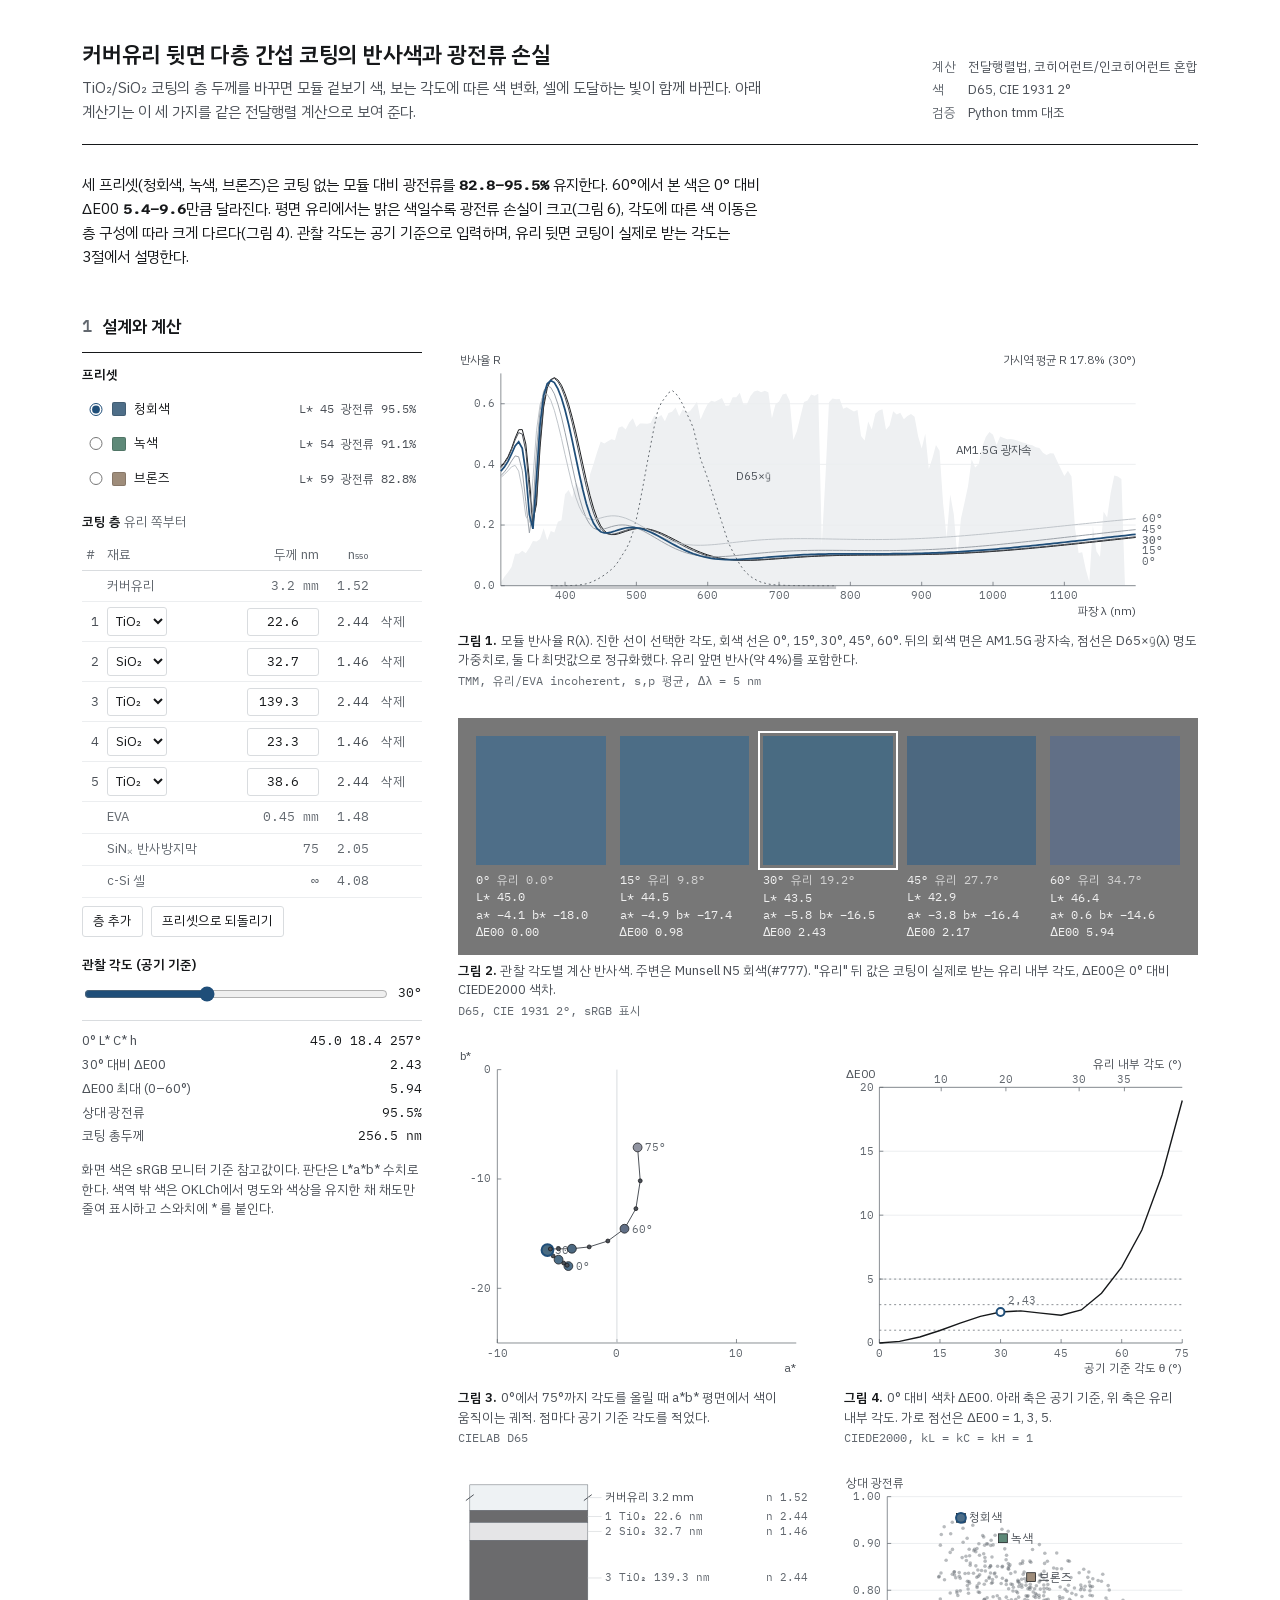
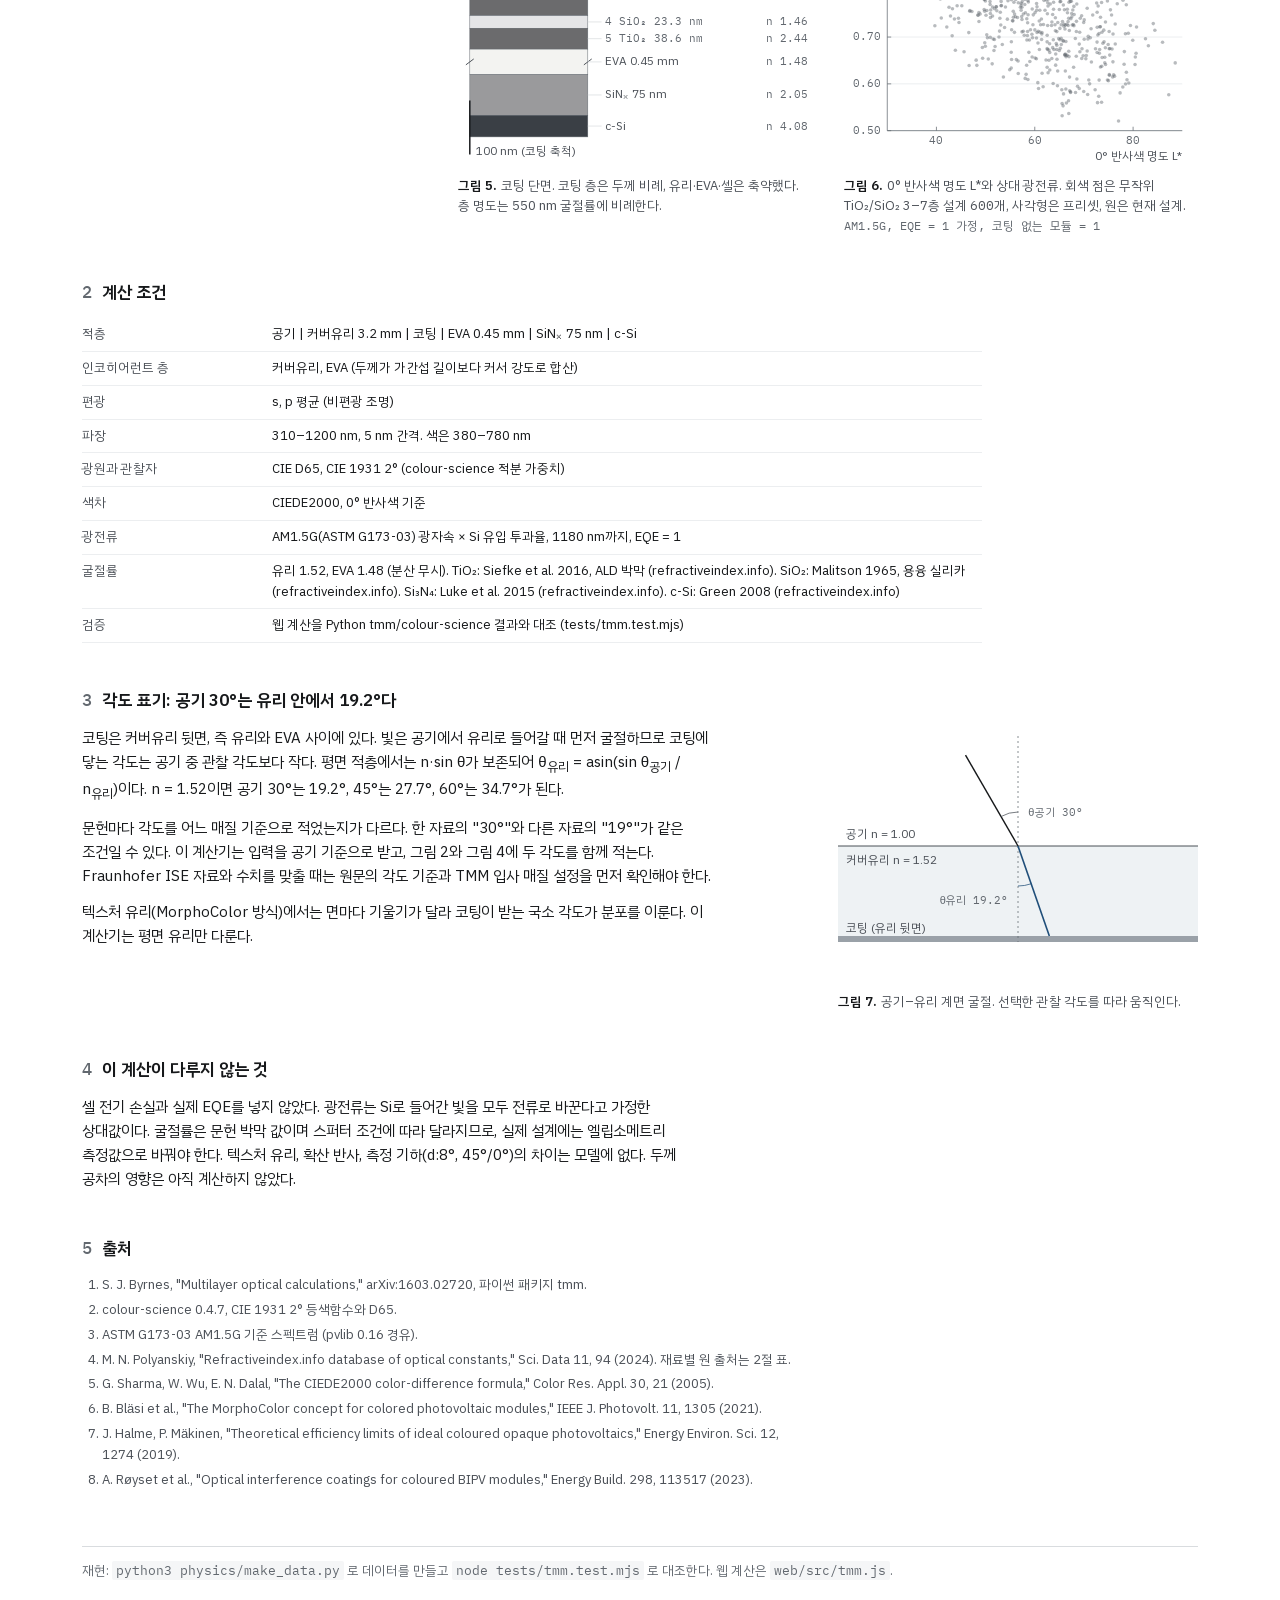
<file: thinfilm/web/index.html>
<!doctype html>
<html lang="ko">
<head>
<meta charset="utf-8">
<meta name="viewport" content="width=device-width, initial-scale=1">
<title>간섭 코팅 컬러 모듈 계산</title>
<meta name="description" content="커버유리 뒷면 다층 간섭 코팅의 반사색, 각도 의존성, 상대 광전류를 전달행렬법으로 계산한다.">
<link rel="stylesheet" href="styles.css">
</head>
<body>
<main class="page">

<header class="doc">
  <div>
    <h1>커버유리 뒷면 다층 간섭 코팅의 반사색과 광전류 손실</h1>
    <p class="sub">TiO₂/SiO₂ 코팅의 층 두께를 바꾸면 모듈 겉보기 색, 보는 각도에 따른 색 변화, 셀에 도달하는 빛이 함께 바뀐다. 아래 계산기는 이 세 가지를 같은 전달행렬 계산으로 보여 준다.</p>
  </div>
  <dl>
    <dt>계산</dt><dd>전달행렬법, 코히어런트/인코히어런트 혼합</dd>
    <dt>색</dt><dd>D65, CIE 1931 2°</dd>
    <dt>검증</dt><dd id="verify-line">Python tmm 대조</dd>
  </dl>
</header>

<p class="lead" id="lead">계산 중이다.</p>

<section id="bench-sec">
  <h2><span class="sec">1</span>설계와 계산</h2>
  <div class="bench">
    <aside class="controls" aria-label="설계 입력">
      <h3>프리셋</h3>
      <div class="presets" id="presets" role="radiogroup"></div>

      <h3>코팅 층 <span style="color:var(--ink-3);font-weight:400">유리 쪽부터</span></h3>
      <table class="stack">
        <thead><tr><th>#</th><th>재료</th><th style="text-align:right">두께 nm</th><th style="text-align:right">n₅₅₀</th><th></th></tr></thead>
        <tbody id="stack-rows"></tbody>
      </table>
      <div class="row-actions">
        <button class="plain" id="add-layer" type="button">층 추가</button>
        <button class="plain" id="reset" type="button">프리셋으로 되돌리기</button>
      </div>

      <h3>관찰 각도 (공기 기준)</h3>
      <div class="angle">
        <input id="angle" type="range" min="0" max="75" step="5" value="30" aria-describedby="angle-out">
        <output id="angle-out" class="num">30°</output>
      </div>

      <dl class="readout" id="readout"></dl>
      <p class="note">화면 색은 sRGB 모니터 기준 참고값이다. 판단은 L*a*b* 수치로 한다. 색역 밖 색은 OKLCh에서 명도와 색상을 유지한 채 채도만 줄여 표시하고 스와치에 * 를 붙인다.</p>
    </aside>

    <div class="figs">
      <figure class="wide">
        <svg id="fig-spectrum" role="img" aria-label="반사 스펙트럼"></svg>
        <figcaption><b>그림 1.</b>모듈 반사율 R(λ). 진한 선이 선택한 각도, 회색 선은 0°, 15°, 30°, 45°, 60°. 뒤의 회색 면은 AM1.5G 광자속, 점선은 D65×ȳ(λ) 명도 가중치로, 둘 다 최댓값으로 정규화했다. 유리 앞면 반사(약 4%)를 포함한다.
          <span class="cond">TMM, 유리/EVA incoherent, s,p 평균, Δλ = 5 nm</span></figcaption>
      </figure>

      <figure class="wide">
        <div class="swatches" id="swatches"></div>
        <figcaption><b>그림 2.</b>관찰 각도별 계산 반사색. 주변은 Munsell N5 회색(#777). "유리" 뒤 값은 코팅이 실제로 받는 유리 내부 각도, ΔE00은 0° 대비 CIEDE2000 색차.
          <span class="cond">D65, CIE 1931 2°, sRGB 표시</span></figcaption>
      </figure>

      <figure>
        <svg id="fig-ab" role="img" aria-label="a* b* 평면 궤적"></svg>
        <figcaption><b>그림 3.</b>0°에서 75°까지 각도를 올릴 때 a*b* 평면에서 색이 움직이는 궤적. 점마다 공기 기준 각도를 적었다.
          <span class="cond">CIELAB D65</span></figcaption>
      </figure>

      <figure>
        <svg id="fig-de" role="img" aria-label="각도별 색차"></svg>
        <figcaption><b>그림 4.</b>0° 대비 색차 ΔE00. 아래 축은 공기 기준, 위 축은 유리 내부 각도. 가로 점선은 ΔE00 = 1, 3, 5.
          <span class="cond">CIEDE2000, kL = kC = kH = 1</span></figcaption>
      </figure>

      <figure>
        <svg id="fig-section" role="img" aria-label="적층 단면"></svg>
        <figcaption><b>그림 5.</b>코팅 단면. 코팅 층은 두께 비례, 유리·EVA·셀은 축약했다. 층 명도는 550 nm 굴절률에 비례한다.</figcaption>
      </figure>

      <figure>
        <svg id="fig-trade" role="img" aria-label="명도와 광전류"></svg>
        <figcaption><b>그림 6.</b>0° 반사색 명도 L*와 상대 광전류. 회색 점은 무작위 TiO₂/SiO₂ 3–7층 설계 <span id="cloud-n" class="num"></span>개, 사각형은 프리셋, 원은 현재 설계.
          <span class="cond">AM1.5G, EQE = 1 가정, 코팅 없는 모듈 = 1</span></figcaption>
      </figure>
    </div>
  </div>
</section>

<section>
  <h2><span class="sec">2</span>계산 조건</h2>
  <table class="cond" id="cond-table"></table>
</section>

<section>
  <h2><span class="sec">3</span>각도 표기: 공기 30°는 유리 안에서 19.2°다</h2>
  <div class="cols">
    <div>
      <p>코팅은 커버유리 뒷면, 즉 유리와 EVA 사이에 있다. 빛은 공기에서 유리로 들어갈 때 먼저 굴절하므로 코팅에 닿는 각도는 공기 중 관찰 각도보다 작다. 평면 적층에서는 n·sin θ가 보존되어 θ<sub>유리</sub> = asin(sin θ<sub>공기</sub> / n<sub>유리</sub>)이다. n = 1.52이면 공기 30°는 19.2°, 45°는 27.7°, 60°는 34.7°가 된다.</p>
      <p>문헌마다 각도를 어느 매질 기준으로 적었는지가 다르다. 한 자료의 "30°"와 다른 자료의 "19°"가 같은 조건일 수 있다. 이 계산기는 입력을 공기 기준으로 받고, 그림 2와 그림 4에 두 각도를 함께 적는다. Fraunhofer ISE 자료와 수치를 맞출 때는 원문의 각도 기준과 TMM 입사 매질 설정을 먼저 확인해야 한다.</p>
      <p>텍스처 유리(MorphoColor 방식)에서는 면마다 기울기가 달라 코팅이 받는 국소 각도가 분포를 이룬다. 이 계산기는 평면 유리만 다룬다.</p>
    </div>
    <figure>
      <svg id="fig-refract" role="img" aria-label="공기-유리 굴절"></svg>
      <figcaption><b>그림 7.</b>공기–유리 계면 굴절. 선택한 관찰 각도를 따라 움직인다.</figcaption>
    </figure>
  </div>
</section>

<section>
  <h2><span class="sec">4</span>이 계산이 다루지 않는 것</h2>
  <p>셀 전기 손실과 실제 EQE를 넣지 않았다. 광전류는 Si로 들어간 빛을 모두 전류로 바꾼다고 가정한 상대값이다. 굴절률은 문헌 박막 값이며 스퍼터 조건에 따라 달라지므로, 실제 설계에는 엘립소메트리 측정값으로 바꿔야 한다. 텍스처 유리, 확산 반사, 측정 기하(d:8°, 45°/0°)의 차이는 모델에 없다. 두께 공차의 영향은 아직 계산하지 않았다.</p>
</section>

<section>
  <h2><span class="sec">5</span>출처</h2>
  <ol class="refs" id="refs">
    <li>S. J. Byrnes, "Multilayer optical calculations," arXiv:1603.02720, 파이썬 패키지 tmm.</li>
    <li>colour-science 0.4.7, CIE 1931 2° 등색함수와 D65.</li>
    <li>ASTM G173-03 AM1.5G 기준 스펙트럼 (pvlib 0.16 경유).</li>
    <li>M. N. Polyanskiy, "Refractiveindex.info database of optical constants," Sci. Data 11, 94 (2024). 재료별 원 출처는 2절 표.</li>
    <li>G. Sharma, W. Wu, E. N. Dalal, "The CIEDE2000 color-difference formula," Color Res. Appl. 30, 21 (2005).</li>
    <li>B. Bläsi et al., "The MorphoColor concept for colored photovoltaic modules," IEEE J. Photovolt. 11, 1305 (2021).</li>
    <li>J. Halme, P. Mäkinen, "Theoretical efficiency limits of ideal coloured opaque photovoltaics," Energy Environ. Sci. 12, 1274 (2019).</li>
    <li>A. Røyset et al., "Optical interference coatings for coloured BIPV modules," Energy Build. 298, 113517 (2023).</li>
  </ol>
</section>

<footer class="doc">
  재현: <code>python3 physics/make_data.py</code> 로 데이터를 만들고 <code>node tests/tmm.test.mjs</code> 로 대조한다. 웹 계산은 <code>web/src/tmm.js</code>.
</footer>
</main>
<script type="module" src="src/app.js"></script>
</body>
</html>
</file>
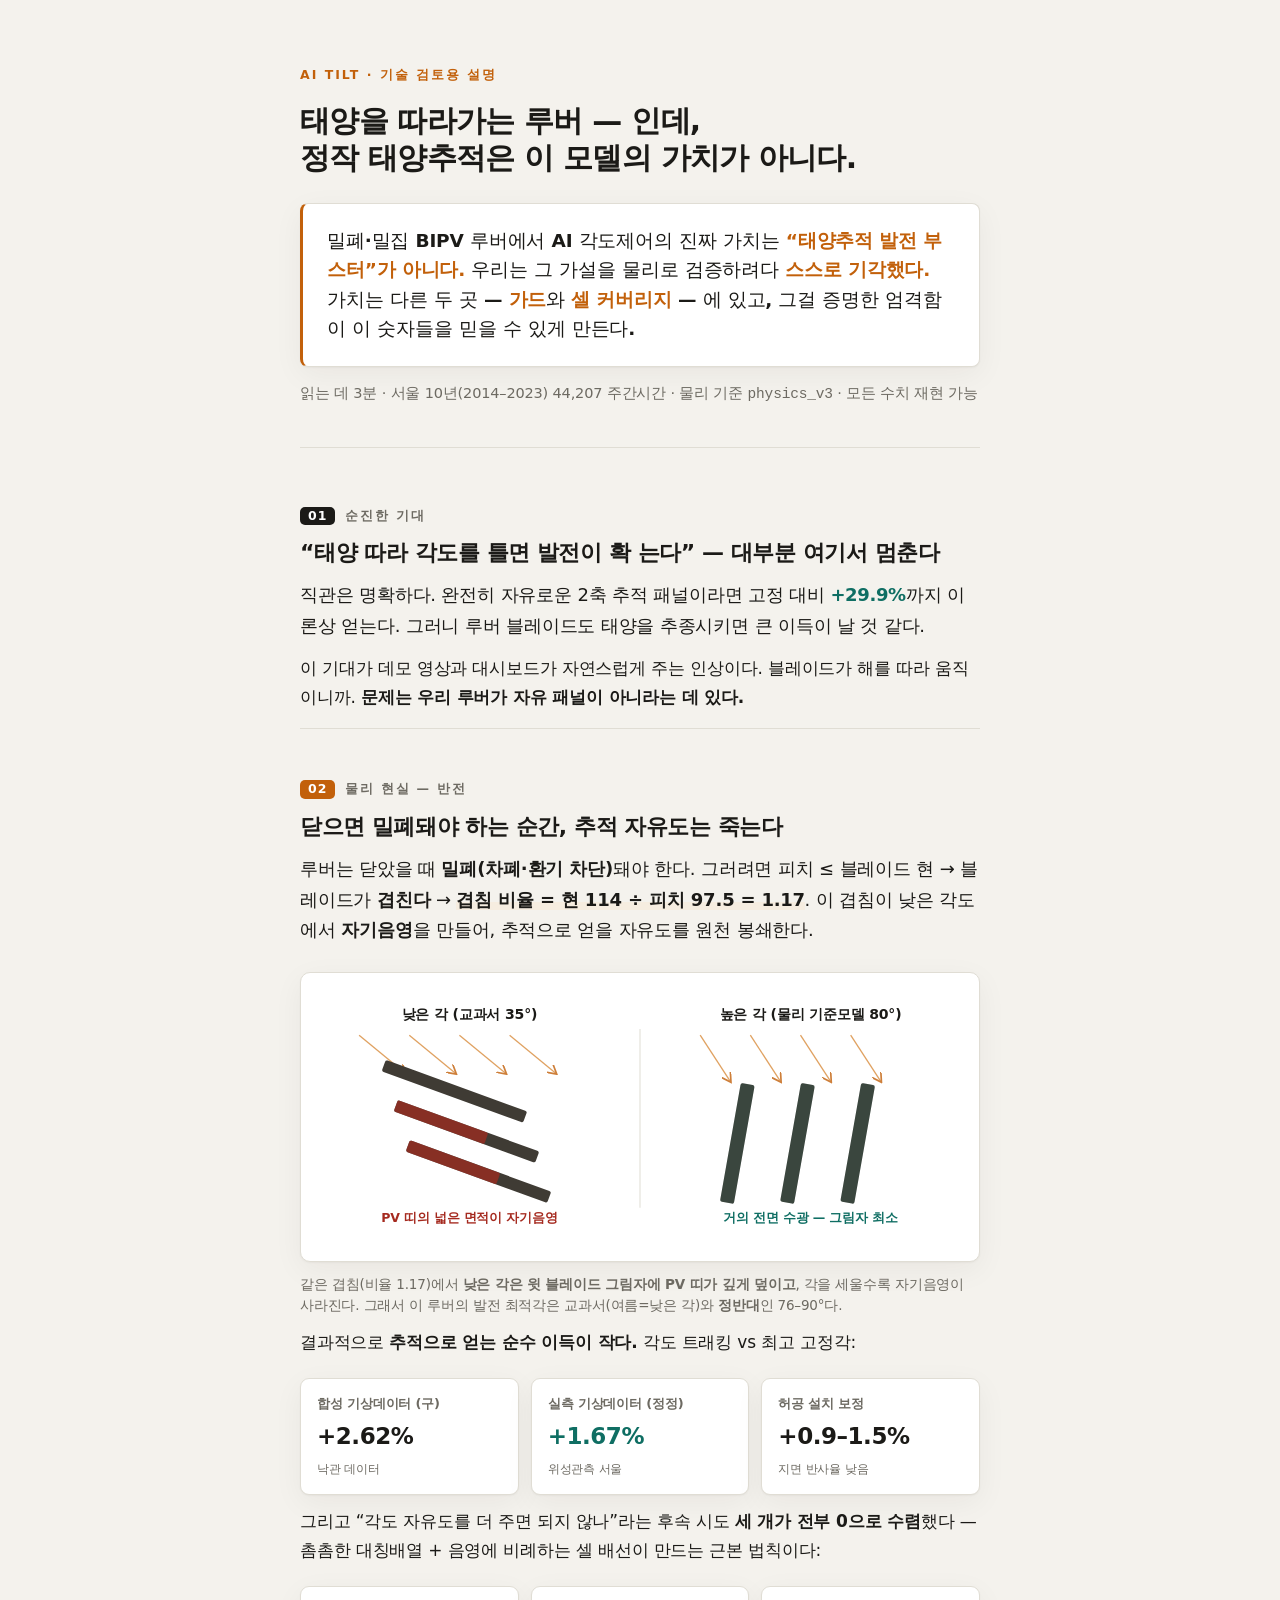
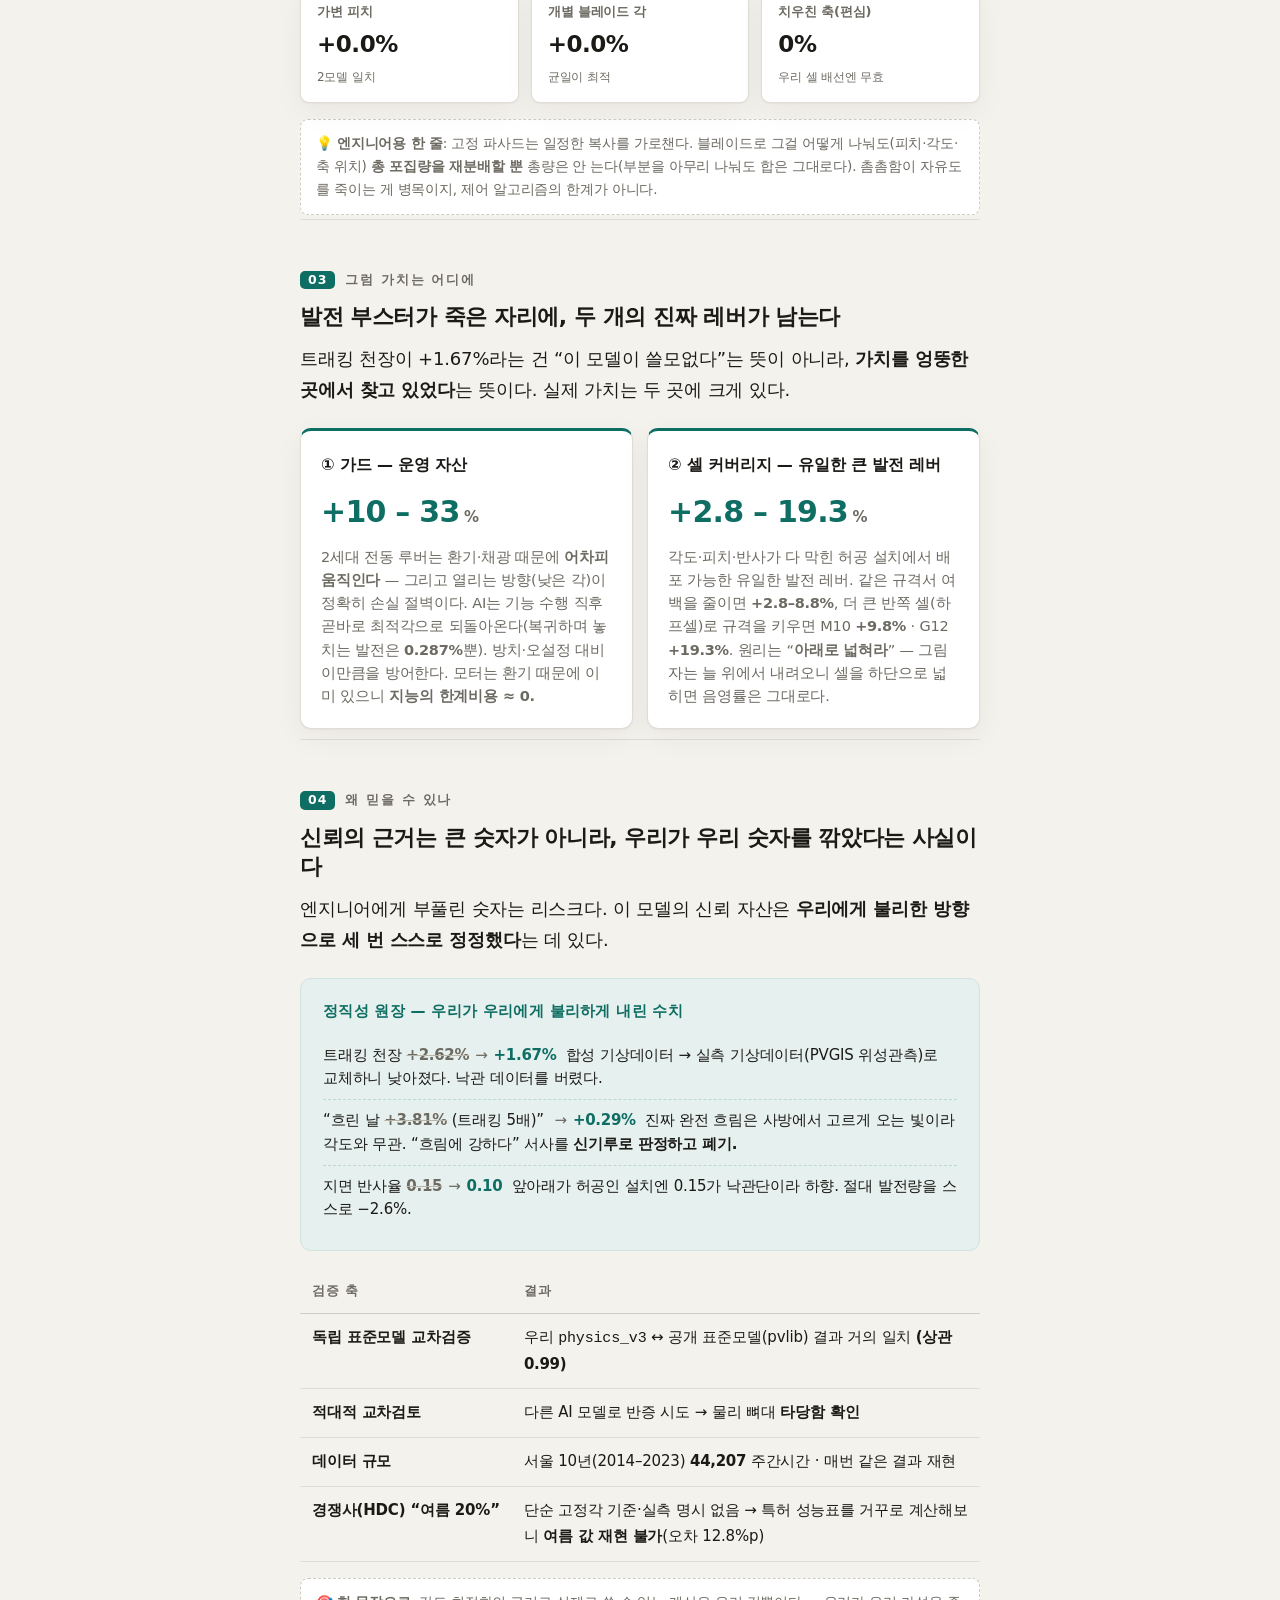
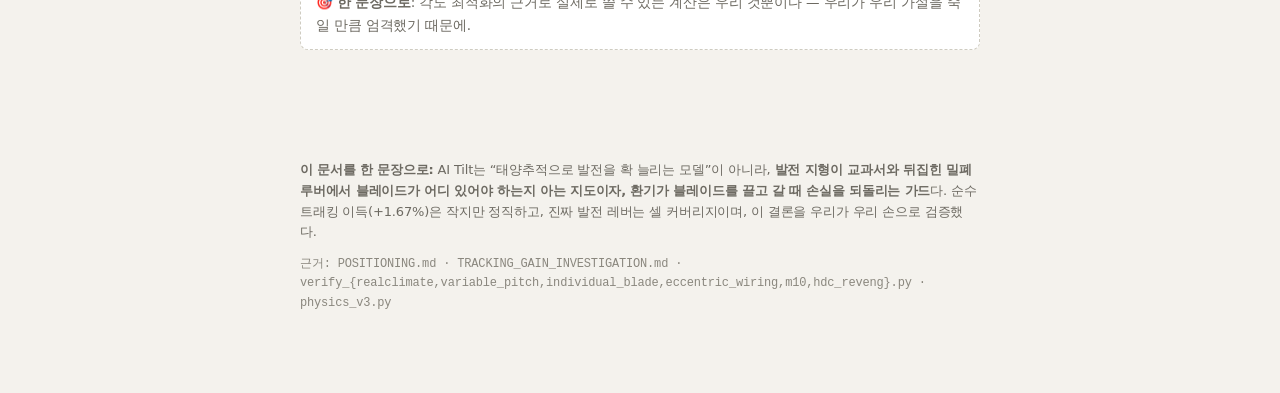
<file: explainer.html>
<!DOCTYPE html>
<html lang="ko">
<head>
<meta charset="utf-8">
<meta name="viewport" content="width=device-width, initial-scale=1">
<title>AI Tilt — 모델 설명 (기술 검토용)</title>
<style>
  :root{
    --bg:#f4f2ed; --panel:#ffffff; --ink:#1b1a17; --muted:#6d6a62;
    --line:#e0ddd4; --line2:#cfccc1;
    --solar:#c2600a; --solar-soft:#f6ede0;
    --evi:#0f6e63; --evi-soft:#e6f0ee;
    --neg:#a52a1f;
    --shadow:0 1px 2px rgba(30,26,20,.04), 0 8px 30px rgba(30,26,20,.05);
  }
  *{box-sizing:border-box}
  html{-webkit-text-size-adjust:100%}
  body{
    margin:0; background:var(--bg); color:var(--ink);
    font-family:-apple-system,BlinkMacSystemFont,"Segoe UI","Apple SD Gothic Neo","Pretendard","Malgun Gothic",system-ui,sans-serif;
    font-size:17px; line-height:1.72; letter-spacing:-.01em;
    -webkit-font-smoothing:antialiased;
  }
  .wrap{max-width:780px; margin:0 auto; padding:0 22px}
  .col{max-width:680px; margin:0 auto}

  /* ---- masthead ---- */
  header{padding:64px 0 40px; border-bottom:1px solid var(--line)}
  .kicker{font-size:12.5px; letter-spacing:.16em; text-transform:uppercase; color:var(--solar); font-weight:700}
  h1{font-size:30px; line-height:1.25; margin:16px 0 0; letter-spacing:-.025em; font-weight:750}
  .thesis{
    margin:26px 0 0; padding:22px 24px; background:var(--panel); border:1px solid var(--line);
    border-left:3px solid var(--solar); border-radius:8px; box-shadow:var(--shadow);
    font-size:18.5px; line-height:1.6; font-weight:550;
  }
  .thesis b{color:var(--solar)}
  .subline{margin-top:14px; color:var(--muted); font-size:14.5px}

  /* ---- beats ---- */
  main{padding:8px 0 60px}
  .beat{padding:44px 0 4px; border-bottom:1px solid var(--line)}
  .beat:last-child{border-bottom:0}
  .btag{display:inline-flex; align-items:baseline; gap:10px; margin-bottom:4px}
  .bnum{font-size:12.5px; font-weight:800; letter-spacing:.08em; color:#fff; background:var(--ink);
    border-radius:5px; padding:3px 8px; line-height:1}
  .bnum.solar{background:var(--solar)} .bnum.evi{background:var(--evi)}
  .blabel{font-size:12.5px; letter-spacing:.14em; text-transform:uppercase; color:var(--muted); font-weight:700}
  h2{font-size:22px; line-height:1.35; margin:8px 0 12px; letter-spacing:-.02em; font-weight:700}
  p{margin:12px 0}
  .lead{font-size:18px}
  strong{font-weight:700}
  .hl{background:linear-gradient(transparent 62%, var(--solar-soft) 62%); font-weight:650}
  .num{font-variant-numeric:tabular-nums; font-weight:750; letter-spacing:-.02em}
  .pos{color:var(--evi)} .warn{color:var(--neg)}
  em{font-style:normal; color:var(--muted)}

  /* diagram */
  figure{margin:26px 0 8px}
  .diagram{background:var(--panel); border:1px solid var(--line); border-radius:10px; padding:20px 18px 8px; box-shadow:var(--shadow); overflow-x:auto}
  figcaption{color:var(--muted); font-size:13.5px; margin-top:12px; line-height:1.55}
  .svg-scroll{min-width:520px}
  text{font-family:inherit}

  /* chips row */
  .chips{display:flex; gap:12px; flex-wrap:wrap; margin:20px 0 6px}
  .chip{flex:1; min-width:150px; background:var(--panel); border:1px solid var(--line); border-radius:9px; padding:14px 16px; box-shadow:var(--shadow)}
  .chip .c-k{font-size:13px; color:var(--muted); font-weight:600}
  .chip .c-v{font-size:23px; font-weight:800; letter-spacing:-.02em; margin-top:2px}
  .chip .c-n{font-size:12px; color:var(--muted); margin-top:3px}
  .chip.zero .c-v{color:var(--ink)}

  /* value cards */
  .cards{display:flex; gap:14px; flex-wrap:wrap; margin:22px 0 6px}
  .card{flex:1; min-width:230px; background:var(--panel); border:1px solid var(--line); border-radius:11px; padding:20px; box-shadow:var(--shadow); border-top:3px solid var(--evi)}
  .card h3{margin:0; font-size:16px; letter-spacing:-.01em}
  .card .big{font-size:30px; font-weight:820; letter-spacing:-.025em; color:var(--evi); margin:8px 0 2px; font-variant-numeric:tabular-nums}
  .card p{font-size:14.5px; color:var(--muted); margin:8px 0 0; line-height:1.6}
  .card .big small{font-size:15px; font-weight:600; color:var(--muted)}

  /* evidence table */
  table{width:100%; border-collapse:collapse; margin:18px 0 6px; font-size:15px}
  th,td{text-align:left; padding:11px 12px; border-bottom:1px solid var(--line); vertical-align:top}
  th{font-size:12.5px; letter-spacing:.06em; text-transform:uppercase; color:var(--muted); font-weight:700; border-bottom:1.5px solid var(--line2)}
  td:first-child{font-weight:650; white-space:nowrap}
  td .v{font-variant-numeric:tabular-nums; font-weight:700}

  /* ledger */
  .ledger{background:var(--evi-soft); border:1px solid #cfe3df; border-radius:11px; padding:20px 22px; margin:22px 0 6px}
  .ledger h3{margin:0 0 4px; font-size:15px; color:var(--evi); letter-spacing:.02em}
  .ledger ul{margin:10px 0 0; padding:0; list-style:none}
  .ledger li{padding:9px 0; border-top:1px dashed #bcd8d2; font-size:15px; line-height:1.55}
  .ledger li:first-child{border-top:0}
  .ledger .from{color:var(--muted); text-decoration:line-through; text-decoration-color:#b9b4a8}
  .ledger .to{color:var(--evi); font-weight:750}
  .arrow{color:var(--muted); margin:0 6px}

  footer{padding:34px 0 70px; color:var(--muted); font-size:13px; line-height:1.6}
  footer .src{font-family:ui-monospace,SFMono-Regular,Menlo,monospace; font-size:12px; color:#8a877e}
  .rule-note{font-size:13.5px; color:var(--muted); background:var(--panel); border:1px dashed var(--line2); border-radius:8px; padding:12px 15px; margin:16px 0 0}

  @media (max-width:560px){
    body{font-size:16px}
    h1{font-size:25px} h2{font-size:20px}
    header{padding:44px 0 30px}
  }
</style>
</head>
<body>
<div class="wrap"><div class="col">

<header>
  <div class="kicker">AI Tilt · 기술 검토용 설명</div>
  <h1>태양을 따라가는 루버 — 인데,<br>정작 태양추적은 이 모델의 가치가 아니다.</h1>
  <div class="thesis">
    밀폐·밀집 BIPV 루버에서 AI 각도제어의 진짜 가치는 <b>“태양추적 발전 부스터”가 아니다.</b>
    우리는 그 가설을 물리로 검증하려다 <b>스스로 기각했다.</b> 가치는 다른 두 곳
    — <b>가드</b>와 <b>셀 커버리지</b> — 에 있고, 그걸 증명한 엄격함이 이 숫자들을 믿을 수 있게 만든다.
  </div>
  <div class="subline">읽는 데 3분 · 서울 10년(2014–2023) 44,207 주간시간 · 물리 기준 <code>physics_v3</code> · 모든 수치 재현 가능</div>
</header>

<main>

  <!-- BEAT 1 -->
  <section class="beat">
    <div class="btag"><span class="bnum">01</span><span class="blabel">순진한 기대</span></div>
    <h2>“태양 따라 각도를 틀면 발전이 확 는다” — 대부분 여기서 멈춘다</h2>
    <p class="lead">직관은 명확하다. 완전히 자유로운 2축 추적 패널이라면 고정 대비
      <span class="num pos">+29.9%</span>까지 이론상 얻는다. 그러니 루버 블레이드도 태양을 추종시키면
      큰 이득이 날 것 같다.</p>
    <p>이 기대가 데모 영상과 대시보드가 자연스럽게 주는 인상이다. 블레이드가 해를 따라 움직이니까.
      <strong>문제는 우리 루버가 자유 패널이 아니라는 데 있다.</strong></p>
  </section>

  <!-- BEAT 2 -->
  <section class="beat">
    <div class="btag"><span class="bnum solar">02</span><span class="blabel">물리 현실 — 반전</span></div>
    <h2>닫으면 밀폐돼야 하는 순간, 추적 자유도는 죽는다</h2>
    <p class="lead">루버는 닫았을 때 <strong>밀폐(차폐·환기 차단)</strong>돼야 한다.
      그러려면 피치 ≤ 블레이드 현 → 블레이드가 <strong>겹친다</strong> →
      <span class="hl">겹침 비율 = 현 114 ÷ 피치 97.5 = <span class="num">1.17</span></span>.
      이 겹침이 낮은 각도에서 <strong>자기음영</strong>을 만들어, 추적으로 얻을 자유도를 원천 봉쇄한다.</p>

    <figure>
      <div class="diagram"><div class="svg-scroll">
      <svg viewBox="0 0 640 250" width="100%" height="auto" role="img" aria-label="낮은 각 vs 높은 각 자기음영 비교">
        <!-- sun rays -->
        <defs>
          <marker id="ray" markerWidth="8" markerHeight="8" refX="6" refY="4" orient="auto">
            <path d="M0,0 L7,4 L0,8" fill="none" stroke="#c2600a" stroke-width="1.3"/>
          </marker>
        </defs>
        <!-- LEFT: low angle -->
        <text x="150" y="26" text-anchor="middle" font-size="14" font-weight="700" fill="#1b1a17">낮은 각 (교과서 35°)</text>
        <!-- rays -->
        <g stroke="#d98b3a" stroke-width="1.3" marker-end="url(#ray)" opacity=".8">
          <line x1="40" y1="42" x2="86" y2="80"/>
          <line x1="90" y1="42" x2="136" y2="80"/>
          <line x1="140" y1="42" x2="186" y2="80"/>
          <line x1="190" y1="42" x2="236" y2="80"/>
        </g>
        <!-- blades shallow, overlapping; shadow band -->
        <g>
          <!-- blade 1 (upper) -->
          <rect x="60" y="92" width="150" height="12" rx="2" transform="rotate(20 135 98)" fill="#3f3b34"/>
          <!-- shadow cast on lower blade -->
          <rect x="72" y="132" width="150" height="12" rx="2" transform="rotate(20 147 138)" fill="#3f3b34"/>
          <rect x="72" y="132" width="96" height="12" rx="2" transform="rotate(20 147 138)" fill="#a52a1f" opacity=".70"/>
          <rect x="84" y="172" width="150" height="12" rx="2" transform="rotate(20 159 178)" fill="#3f3b34"/>
          <rect x="84" y="172" width="96" height="12" rx="2" transform="rotate(20 159 178)" fill="#a52a1f" opacity=".70"/>
        </g>
        <text x="150" y="228" text-anchor="middle" font-size="12.5" fill="#a52a1f" font-weight="700">PV 띠의 넓은 면적이 자기음영</text>

        <!-- divider -->
        <line x1="320" y1="36" x2="320" y2="214" stroke="#e0ddd4" stroke-width="1"/>

        <!-- RIGHT: high angle -->
        <text x="490" y="26" text-anchor="middle" font-size="14" font-weight="700" fill="#1b1a17">높은 각 (물리 기준모델 80°)</text>
        <g stroke="#d98b3a" stroke-width="1.3" marker-end="url(#ray)" opacity=".8">
          <line x1="380" y1="42" x2="410" y2="88"/>
          <line x1="430" y1="42" x2="460" y2="88"/>
          <line x1="480" y1="42" x2="510" y2="88"/>
          <line x1="530" y1="42" x2="560" y2="88"/>
        </g>
        <!-- near-vertical blades, minimal shadow -->
        <g>
          <rect x="410" y="90" width="14" height="120" rx="2" transform="rotate(10 417 150)" fill="#3f3b34"/>
          <rect x="410" y="90" width="14" height="120" rx="2" transform="rotate(10 417 150)" fill="#1f7d70" opacity=".16"/>
          <rect x="470" y="90" width="14" height="120" rx="2" transform="rotate(10 477 150)" fill="#3f3b34"/>
          <rect x="470" y="90" width="14" height="120" rx="2" transform="rotate(10 477 150)" fill="#1f7d70" opacity=".16"/>
          <rect x="530" y="90" width="14" height="120" rx="2" transform="rotate(10 537 150)" fill="#3f3b34"/>
          <rect x="530" y="90" width="14" height="120" rx="2" transform="rotate(10 537 150)" fill="#1f7d70" opacity=".16"/>
        </g>
        <text x="490" y="228" text-anchor="middle" font-size="12.5" fill="#0f6e63" font-weight="700">거의 전면 수광 — 그림자 최소</text>
      </svg>
      </div></div>
      <figcaption>같은 겹침(비율 1.17)에서 <strong>낮은 각은 윗 블레이드 그림자에 PV 띠가 깊게 덮이고</strong>,
        각을 세울수록 자기음영이 사라진다. 그래서 이 루버의 발전 최적각은 교과서(여름=낮은 각)와 <strong>정반대</strong>인 76–90°다.</figcaption>
    </figure>

    <p>결과적으로 <strong>추적으로 얻는 순수 이득이 작다.</strong> 각도 트래킹 vs 최고 고정각:</p>
    <div class="chips">
      <div class="chip"><div class="c-k">합성 기상데이터 (구)</div><div class="c-v num">+2.62%</div><div class="c-n">낙관 데이터</div></div>
      <div class="chip"><div class="c-k">실측 기상데이터 (정정)</div><div class="c-v num pos">+1.67%</div><div class="c-n">위성관측 서울</div></div>
      <div class="chip"><div class="c-k">허공 설치 보정</div><div class="c-v num">+0.9–1.5%</div><div class="c-n">지면 반사율 낮음</div></div>
    </div>
    <p>그리고 “각도 자유도를 더 주면 되지 않나”라는 후속 시도 <strong>세 개가 전부 0으로 수렴</strong>했다 —
      촘촘한 대칭배열 + 음영에 비례하는 셀 배선이 만드는 근본 법칙이다:</p>
    <div class="chips">
      <div class="chip zero"><div class="c-k">가변 피치</div><div class="c-v num">+0.0%</div><div class="c-n">2모델 일치</div></div>
      <div class="chip zero"><div class="c-k">개별 블레이드 각</div><div class="c-v num">+0.0%</div><div class="c-n">균일이 최적</div></div>
      <div class="chip zero"><div class="c-k">치우친 축(편심)</div><div class="c-v num">0%</div><div class="c-n">우리 셀 배선엔 무효</div></div>
    </div>
    <p class="rule-note">💡 <strong>엔지니어용 한 줄</strong>: 고정 파사드는 일정한 복사를 가로챈다.
      블레이드로 그걸 어떻게 나눠도(피치·각도·축 위치) <strong>총 포집량을 재분배할 뿐</strong> 총량은 안 는다(부분을 아무리 나눠도 합은 그대로다).
      촘촘함이 자유도를 죽이는 게 병목이지, 제어 알고리즘의 한계가 아니다.</p>
  </section>

  <!-- BEAT 3 -->
  <section class="beat">
    <div class="btag"><span class="bnum evi">03</span><span class="blabel">그럼 가치는 어디에</span></div>
    <h2>발전 부스터가 죽은 자리에, 두 개의 진짜 레버가 남는다</h2>
    <p class="lead">트래킹 천장이 +1.67%라는 건 “이 모델이 쓸모없다”는 뜻이 아니라,
      <strong>가치를 엉뚱한 곳에서 찾고 있었다</strong>는 뜻이다. 실제 가치는 두 곳에 크게 있다.</p>
    <div class="cards">
      <div class="card">
        <h3>① 가드 — 운영 자산</h3>
        <div class="big">+10 – 33<small> %</small></div>
        <p>2세대 전동 루버는 환기·채광 때문에 <strong>어차피 움직인다</strong> — 그리고 열리는 방향(낮은 각)이
          정확히 손실 절벽이다. AI는 기능 수행 직후 곧바로 최적각으로 되돌아온다(복귀하며 놓치는 발전은 <span class="v num">0.287%</span>뿐).
          방치·오설정 대비 이만큼을 방어한다. 모터는 환기 때문에 이미 있으니 <strong>지능의 한계비용 ≈ 0.</strong></p>
      </div>
      <div class="card">
        <h3>② 셀 커버리지 — 유일한 큰 발전 레버</h3>
        <div class="big">+2.8 – 19.3<small> %</small></div>
        <p>각도·피치·반사가 다 막힌 허공 설치에서 배포 가능한 유일한 발전 레버.
          같은 규격서 여백을 줄이면 <span class="v num">+2.8–8.8%</span>, 더 큰 반쪽 셀(하프셀)로 규격을 키우면
          M10 <span class="v num">+9.8%</span> · G12 <span class="v num">+19.3%</span>. 원리는 “<strong>아래로 넓혀라</strong>”
          — 그림자는 늘 위에서 내려오니 셀을 하단으로 넓히면 음영률은 그대로다.</p>
      </div>
    </div>
  </section>

  <!-- BEAT 4 -->
  <section class="beat">
    <div class="btag"><span class="bnum evi">04</span><span class="blabel">왜 믿을 수 있나</span></div>
    <h2>신뢰의 근거는 큰 숫자가 아니라, 우리가 우리 숫자를 깎았다는 사실이다</h2>
    <p class="lead">엔지니어에게 부풀린 숫자는 리스크다. 이 모델의 신뢰 자산은
      <strong>우리에게 불리한 방향으로 세 번 스스로 정정했다</strong>는 데 있다.</p>

    <div class="ledger">
      <h3>정직성 원장 — 우리가 우리에게 불리하게 내린 수치</h3>
      <ul>
        <li>트래킹 천장 <span class="from num">+2.62%</span><span class="arrow">→</span><span class="to num">+1.67%</span>
          &nbsp;합성 기상데이터 → 실측 기상데이터(PVGIS 위성관측)로 교체하니 낮아졌다. 낙관 데이터를 버렸다.</li>
        <li>“흐린 날 <span class="from num">+3.81%</span> (트래킹 5배)” <span class="arrow">→</span><span class="to num">+0.29%</span>
          &nbsp;진짜 완전 흐림은 사방에서 고르게 오는 빛이라 각도와 무관. “흐림에 강하다” 서사를 <strong>신기루로 판정하고 폐기.</strong></li>
        <li>지면 반사율 <span class="from num">0.15</span><span class="arrow">→</span><span class="to num">0.10</span>
          &nbsp;앞아래가 허공인 설치엔 0.15가 낙관단이라 하향. 절대 발전량을 스스로 −2.6%.</li>
      </ul>
    </div>

    <table>
      <thead><tr><th>검증 축</th><th>결과</th></tr></thead>
      <tbody>
        <tr><td>독립 표준모델 교차검증</td><td>우리 <code>physics_v3</code> ↔ 공개 표준모델(pvlib) 결과 거의 일치 <span class="v num">(상관 0.99)</span></td></tr>
        <tr><td>적대적 교차검토</td><td>다른 AI 모델로 반증 시도 → 물리 뼈대 <strong>타당함 확인</strong></td></tr>
        <tr><td>데이터 규모</td><td>서울 10년(2014–2023) <span class="v num">44,207</span> 주간시간 · 매번 같은 결과 재현</td></tr>
        <tr><td>경쟁사(HDC) “여름 20%”</td><td>단순 고정각 기준·실측 명시 없음 → 특허 성능표를 거꾸로 계산해보니 <strong>여름 값 재현 불가</strong>(오차 12.8%p)</td></tr>
      </tbody>
    </table>
    <p class="rule-note">🎯 <strong>한 문장으로</strong>: 각도 최적화의 근거로 실제로 쓸 수 있는 계산은 우리 것뿐이다 —
      우리가 우리 가설을 죽일 만큼 엄격했기 때문에.</p>
  </section>

</main>

<footer>
  <p><strong>이 문서를 한 문장으로:</strong> AI Tilt는 “태양추적으로 발전을 확 늘리는 모델”이 아니라,
    <strong>발전 지형이 교과서와 뒤집힌 밀폐 루버에서 블레이드가 어디 있어야 하는지 아는 지도이자,
    환기가 블레이드를 끌고 갈 때 손실을 되돌리는 가드</strong>다. 순수 트래킹 이득(+1.67%)은 작지만 정직하고,
    진짜 발전 레버는 셀 커버리지이며, 이 결론을 우리가 우리 손으로 검증했다.</p>
  <p class="src">근거: POSITIONING.md · TRACKING_GAIN_INVESTIGATION.md · verify_{realclimate,variable_pitch,individual_blade,eccentric_wiring,m10,hdc_reveng}.py · physics_v3.py</p>
</footer>

</div></div>
</body>
</html>
</file>
<file: thinfilm/web/styles.css>
@font-face { font-family: "Plex KR"; src: url(fonts/IBMPlexSansKR-Regular.woff2) format("woff2"); font-weight: 400; font-display: swap; }
@font-face { font-family: "Plex KR"; src: url(fonts/IBMPlexSansKR-SemiBold.woff2) format("woff2"); font-weight: 600; font-display: swap; }
@font-face { font-family: "Plex Mono"; src: url(fonts/IBMPlexMono-Regular.woff2) format("woff2"); font-weight: 400; font-display: swap; }
@font-face { font-family: "Plex Mono"; src: url(fonts/IBMPlexMono-Medium.woff2) format("woff2"); font-weight: 500; font-display: swap; }

:root {
  color-scheme: light;
  --paper: #ffffff;
  --ink: #16181a;
  --ink-2: #4b5057;
  --ink-3: #62686f;
  --rule: #d9dcdf;
  --rule-soft: #eceef0;
  --field: #f5f6f7;
  --surround: #777777; /* Munsell N5 ≈ L* 50: 스와치 주변색 */
  --focus: #1f4e79;    /* 선택된 각도, 링크, 포커스에만 */
  --warn: #9a3412;
  --sans: "Plex KR", "Apple SD Gothic Neo", "Noto Sans KR", sans-serif;
  --mono: "Plex Mono", "Plex KR", ui-monospace, "SF Mono", Menlo, monospace;
  --step--1: 0.8125rem;
  --step-0: 0.9375rem;
  --step-1: 1.0625rem;
  --step-2: 1.375rem;
}

* { box-sizing: border-box; }
html { background: var(--paper); }
body {
  margin: 0;
  color: var(--ink);
  background: var(--paper);
  font: 400 var(--step-0)/1.6 var(--sans);
  font-kerning: normal;
  word-break: keep-all;
  overflow-wrap: anywhere;
  -webkit-font-smoothing: antialiased;
}
.num, input[type="number"], output, td.n, .mono { font-family: var(--mono); font-variant-numeric: tabular-nums; }
a { color: var(--focus); text-underline-offset: 2px; }
:focus-visible { outline: 2px solid var(--focus); outline-offset: 2px; }
::selection { background: #d6e2ee; }

.page { max-width: 1180px; margin: 0 auto; padding: 40px 32px 72px; }

header.doc { border-bottom: 1px solid var(--ink); padding-bottom: 20px; margin-bottom: 28px; display: grid; grid-template-columns: 1fr auto; gap: 8px 32px; align-items: end; }
header.doc h1 { font-size: var(--step-2); font-weight: 600; line-height: 1.35; margin: 0; letter-spacing: -0.01em; max-width: 30em; }
header.doc .sub { color: var(--ink-2); margin: 6px 0 0; max-width: 46em; }
header.doc dl { margin: 0; display: grid; grid-template-columns: auto auto; gap: 2px 12px; font-size: var(--step--1); color: var(--ink-2); }
header.doc dt { color: var(--ink-3); }
header.doc dd { margin: 0; }

section { margin-top: 44px; }
h2 { font-size: var(--step-1); font-weight: 600; margin: 0 0 12px; }
h2 .sec { font-family: var(--mono); font-weight: 500; color: var(--ink-3); margin-right: 10px; }
p { margin: 0 0 12px; max-width: 70ch; }
.lead { max-width: 76ch; }
.lead strong { font-weight: 600; }

/* ---------------------------------------------------------------- 시뮬레이터 */
.bench { display: grid; grid-template-columns: 340px minmax(0, 1fr); gap: 0 36px; align-items: start; }
.controls { position: sticky; top: 16px; border-top: 1px solid var(--ink); padding-top: 12px; }
.controls h3 { font-size: var(--step--1); font-weight: 600; margin: 18px 0 8px; color: var(--ink); }
.controls h3:first-child { margin-top: 0; }
.presets { display: grid; gap: 4px; }
.presets label { display: grid; grid-template-columns: 16px 14px 1fr auto; gap: 8px; align-items: center; padding: 5px 6px; border-radius: 3px; cursor: pointer; font-size: var(--step--1); }
.presets label:hover { background: var(--field); }
.presets input { margin: 0; accent-color: var(--focus); }
.presets .chip { width: 14px; height: 14px; border-radius: 2px; box-shadow: 0 0 0 1px rgba(0,0,0,.15) inset; }
.presets .meta { color: var(--ink-2); font-family: var(--mono); font-size: 0.75rem; }

table.stack { width: 100%; border-collapse: collapse; font-size: var(--step--1); }
table.stack th { text-align: left; font-weight: 400; color: var(--ink-3); border-bottom: 1px solid var(--rule); padding: 4px 4px; }
table.stack td { border-bottom: 1px solid var(--rule-soft); padding: 5px 4px; vertical-align: middle; }
table.stack tr.fixed td { color: var(--ink-3); }
table.stack td.n { text-align: right; color: var(--ink-2); }
table.stack select, table.stack input[type="number"] { font: inherit; font-size: var(--step--1); border: 1px solid var(--rule); border-radius: 3px; background: var(--paper); padding: 3px 4px; color: var(--ink); }
table.stack input[type="number"] { width: 72px; text-align: right; }
table.stack button.del { border: 0; background: none; color: var(--ink-3); cursor: pointer; font: inherit; padding: 2px 4px; }
table.stack button.del:hover { color: var(--warn); }
.row-actions { display: flex; gap: 8px; margin-top: 8px; }
button.plain { font: inherit; font-size: var(--step--1); border: 1px solid var(--rule); background: var(--paper); border-radius: 3px; padding: 4px 10px; cursor: pointer; color: var(--ink); }
button.plain:hover { border-color: var(--ink-3); }
.angle { display: grid; grid-template-columns: 1fr auto; gap: 4px 12px; align-items: center; font-size: var(--step--1); }
.angle input[type="range"] { width: 100%; accent-color: var(--focus); }
.angle output { font-size: var(--step--1); }
.readout { margin-top: 16px; border-top: 1px solid var(--rule); padding-top: 10px; display: grid; grid-template-columns: 1fr auto; gap: 3px 12px; font-size: var(--step--1); }
.readout dt { color: var(--ink-2); }
.readout dd { margin: 0; text-align: right; font-family: var(--mono); font-variant-numeric: tabular-nums; }
.note { color: var(--ink-2); font-size: 0.8125rem; margin-top: 10px; line-height: 1.5; }

.figs { display: grid; grid-template-columns: minmax(0, 1fr) minmax(0, 1fr); gap: 28px 32px; }
.figs .wide { grid-column: 1 / -1; }
figure { margin: 0; }
figure svg { display: block; width: 100%; height: auto; overflow: visible; }
figcaption { font-size: var(--step--1); color: var(--ink-2); margin-top: 6px; line-height: 1.5; }
figcaption b { color: var(--ink); font-weight: 600; margin-right: 4px; }
figcaption .cond { display: block; font-family: var(--mono); font-size: 0.75rem; color: var(--ink-3); margin-top: 2px; }

svg text { font-family: var(--sans); font-size: 12px; fill: var(--ink-2); }
svg .tick text, svg text.num { font-family: var(--mono); font-size: 11px; fill: var(--ink-3); }
svg .axis line, svg .axis path { stroke: var(--ink-3); stroke-width: 0.75; }
svg .grid line { stroke: var(--rule-soft); stroke-width: 1; }
svg .label { fill: var(--ink-2); font-size: 12px; }

/* 스와치: 평면 사각형, N5 주변색 */
.swatches { background: var(--surround); padding: 18px 18px 14px; display: grid; grid-template-columns: repeat(5, minmax(0, 1fr)); gap: 14px; }
.swatches .sw { display: grid; gap: 6px; }
.swatches .patch { aspect-ratio: 1 / 1; width: 100%; position: relative; }
.swatches .patch.sel { outline: 2px solid #fff; outline-offset: 3px; }
.swatches .flag { position: absolute; right: 4px; bottom: 3px; font-size: 12px; font-family: var(--mono); color: #fff; mix-blend-mode: difference; }
.swatches .cap { font-family: var(--mono); font-size: 12px; color: #f2f2f2; line-height: 1.45; font-variant-numeric: tabular-nums; }
.swatches .cap span { color: #d2d2d2; }

/* ---------------------------------------------------------------- 표와 본문 */
table.cond { border-collapse: collapse; font-size: var(--step--1); width: 100%; max-width: 900px; }
table.cond th, table.cond td { text-align: left; border-bottom: 1px solid var(--rule-soft); padding: 6px 12px 6px 0; vertical-align: top; }
table.cond th { font-weight: 400; color: var(--ink-2); width: 190px; }
.cols { display: grid; grid-template-columns: minmax(0, 1fr) 360px; gap: 32px; align-items: start; }
ol.refs { font-size: var(--step--1); color: var(--ink-2); padding-left: 20px; max-width: 90ch; }
ol.refs li { margin-bottom: 4px; }
footer.doc { margin-top: 56px; border-top: 1px solid var(--rule); padding-top: 14px; font-size: var(--step--1); color: var(--ink-3); }
code { font-family: var(--mono); font-size: 0.8125rem; background: var(--field); padding: 1px 4px; border-radius: 2px; }

@media (max-width: 900px) {
  .page { padding: 24px 16px 56px; }
  header.doc { grid-template-columns: 1fr; }
  .bench, .cols, .figs { grid-template-columns: minmax(0, 1fr); }
  .controls { position: static; margin-bottom: 28px; }
  .swatches { grid-template-columns: repeat(3, minmax(0, 1fr)); }
  table.cond th { width: 92px; }
}
@media (prefers-reduced-motion: reduce) { * { transition: none !important; } }
</file>
